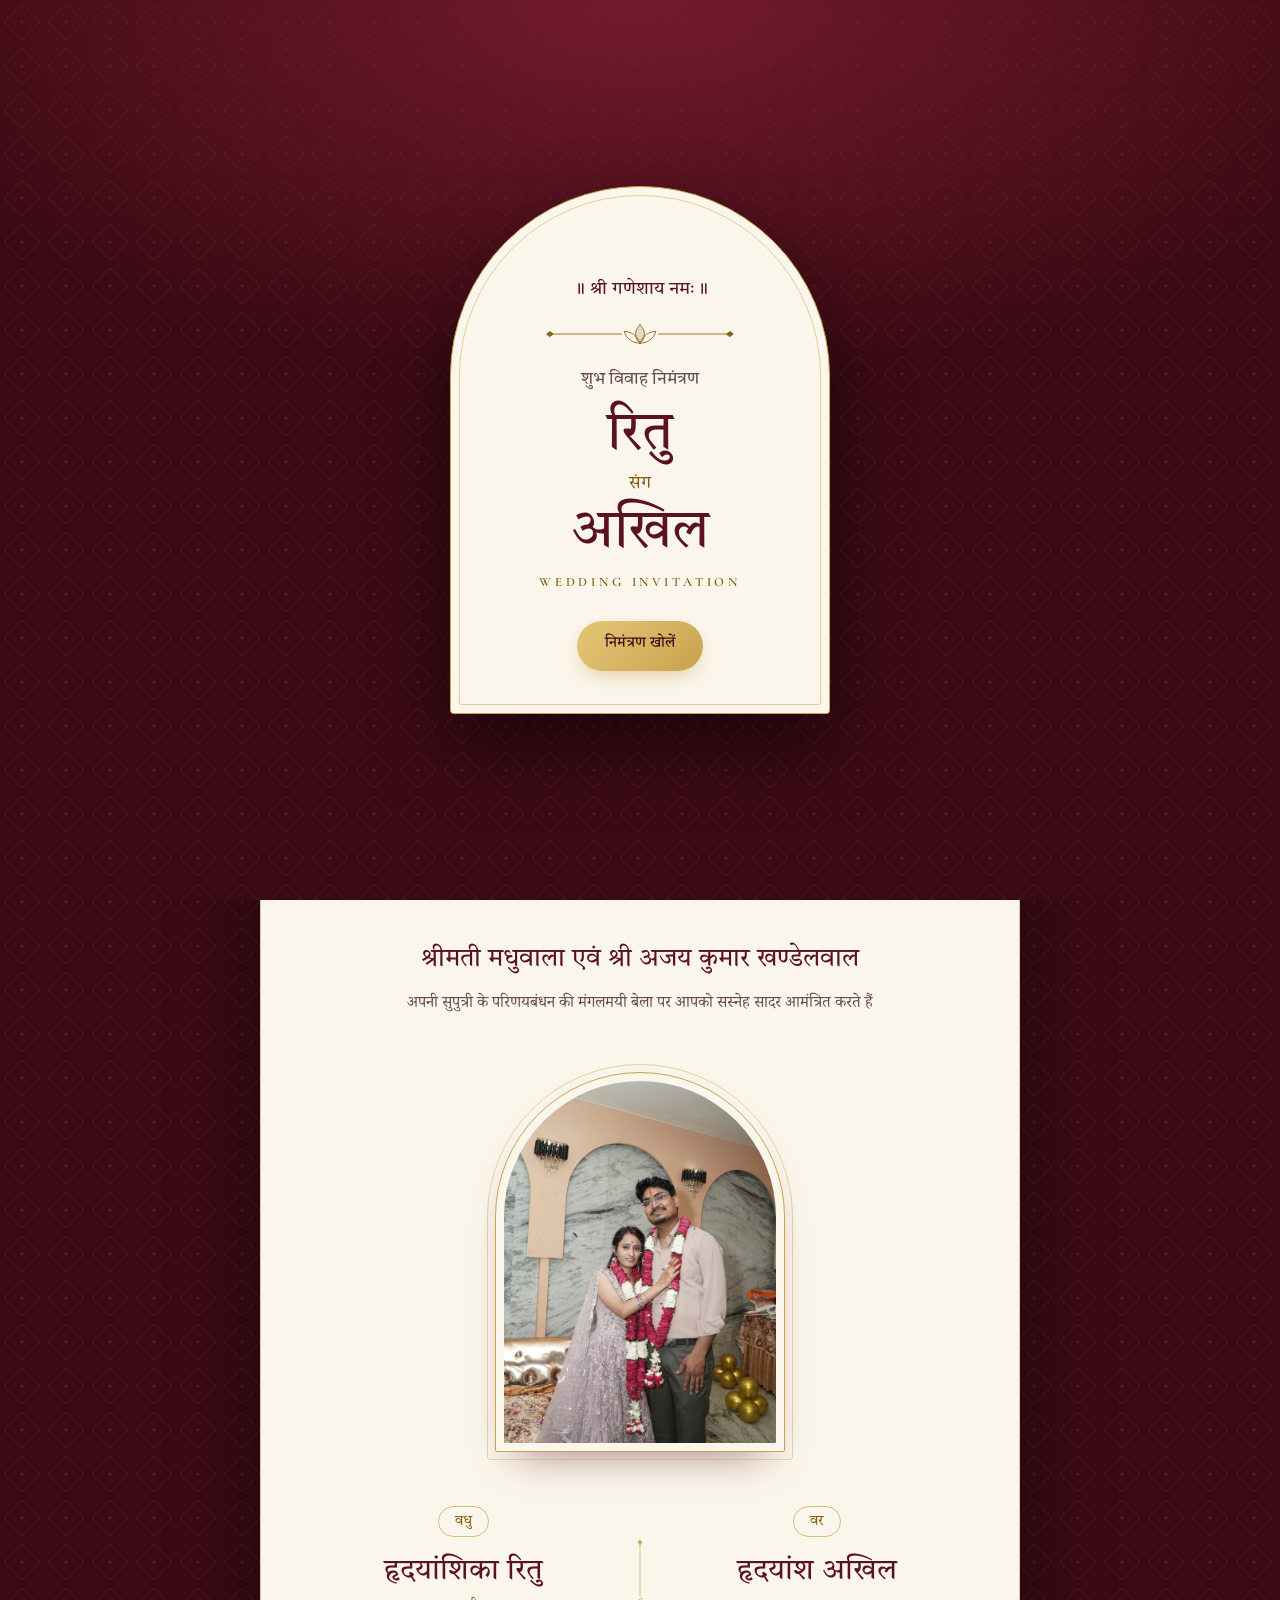
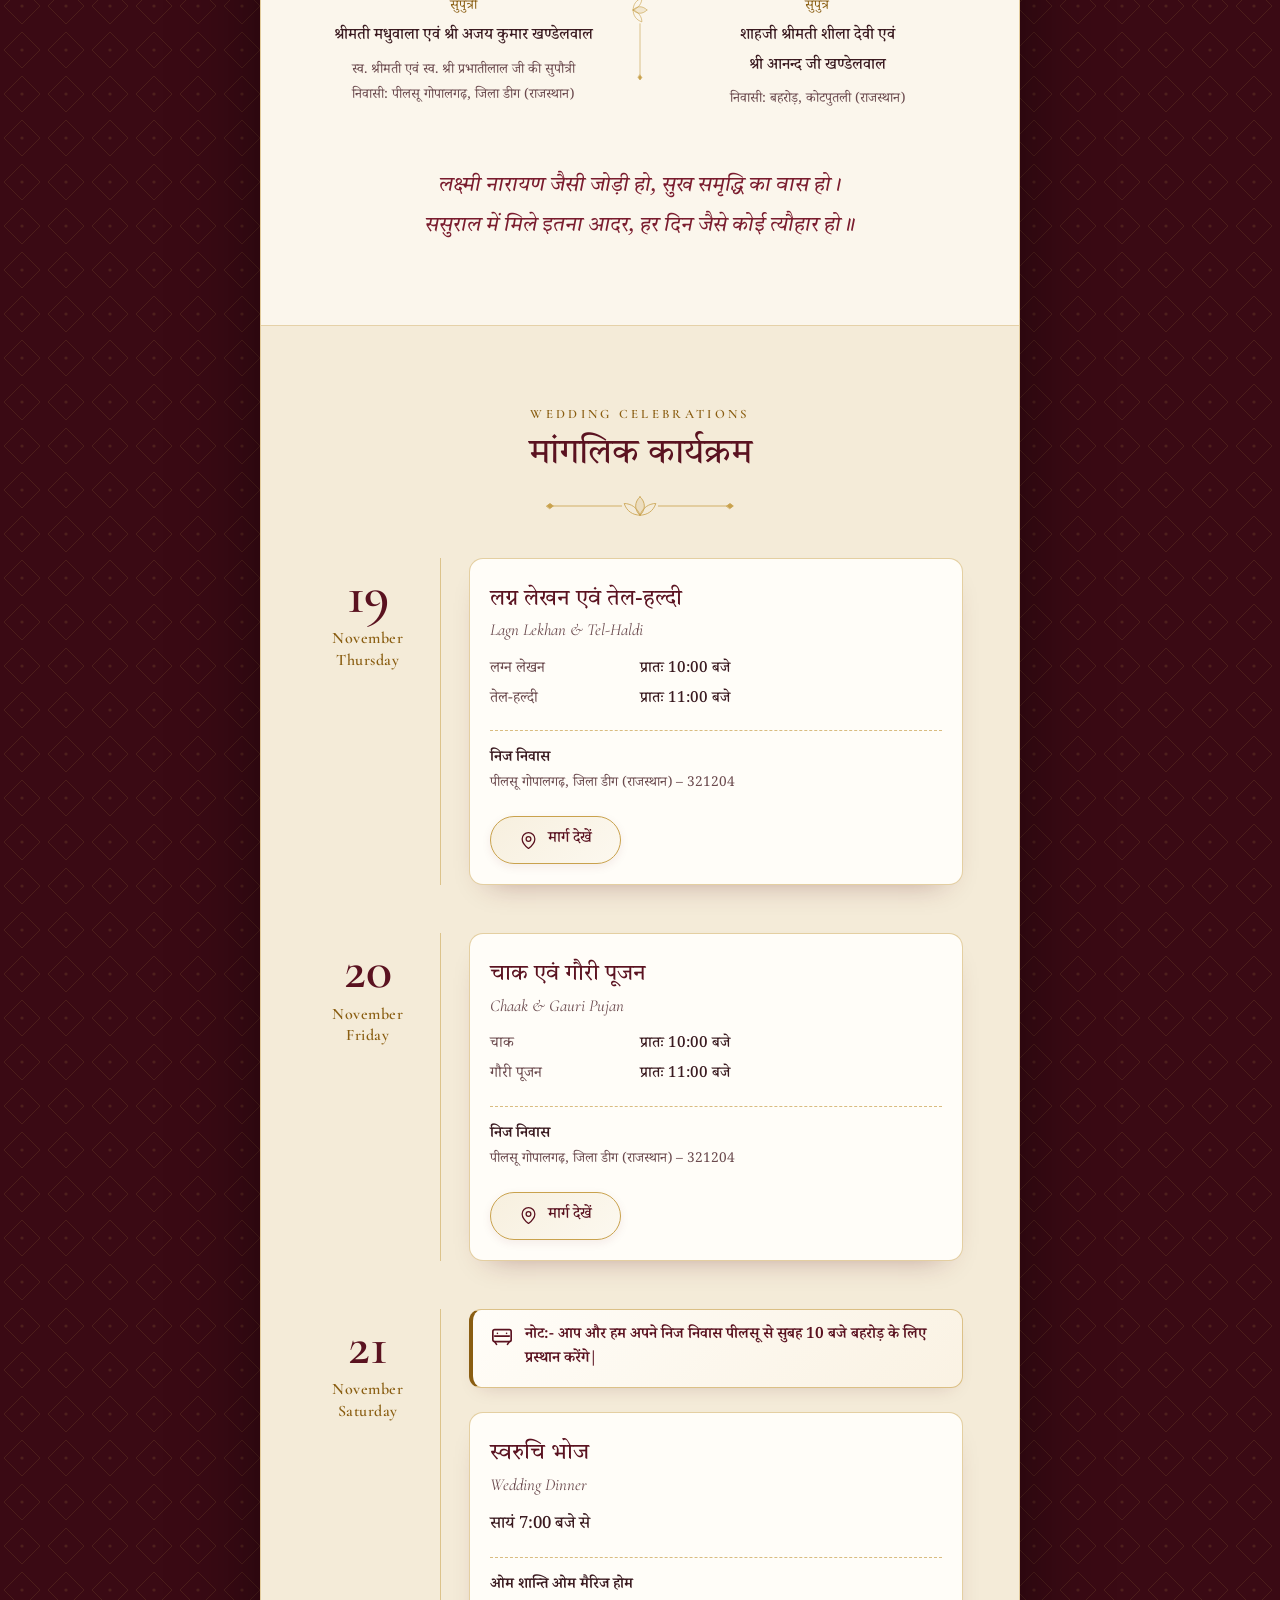
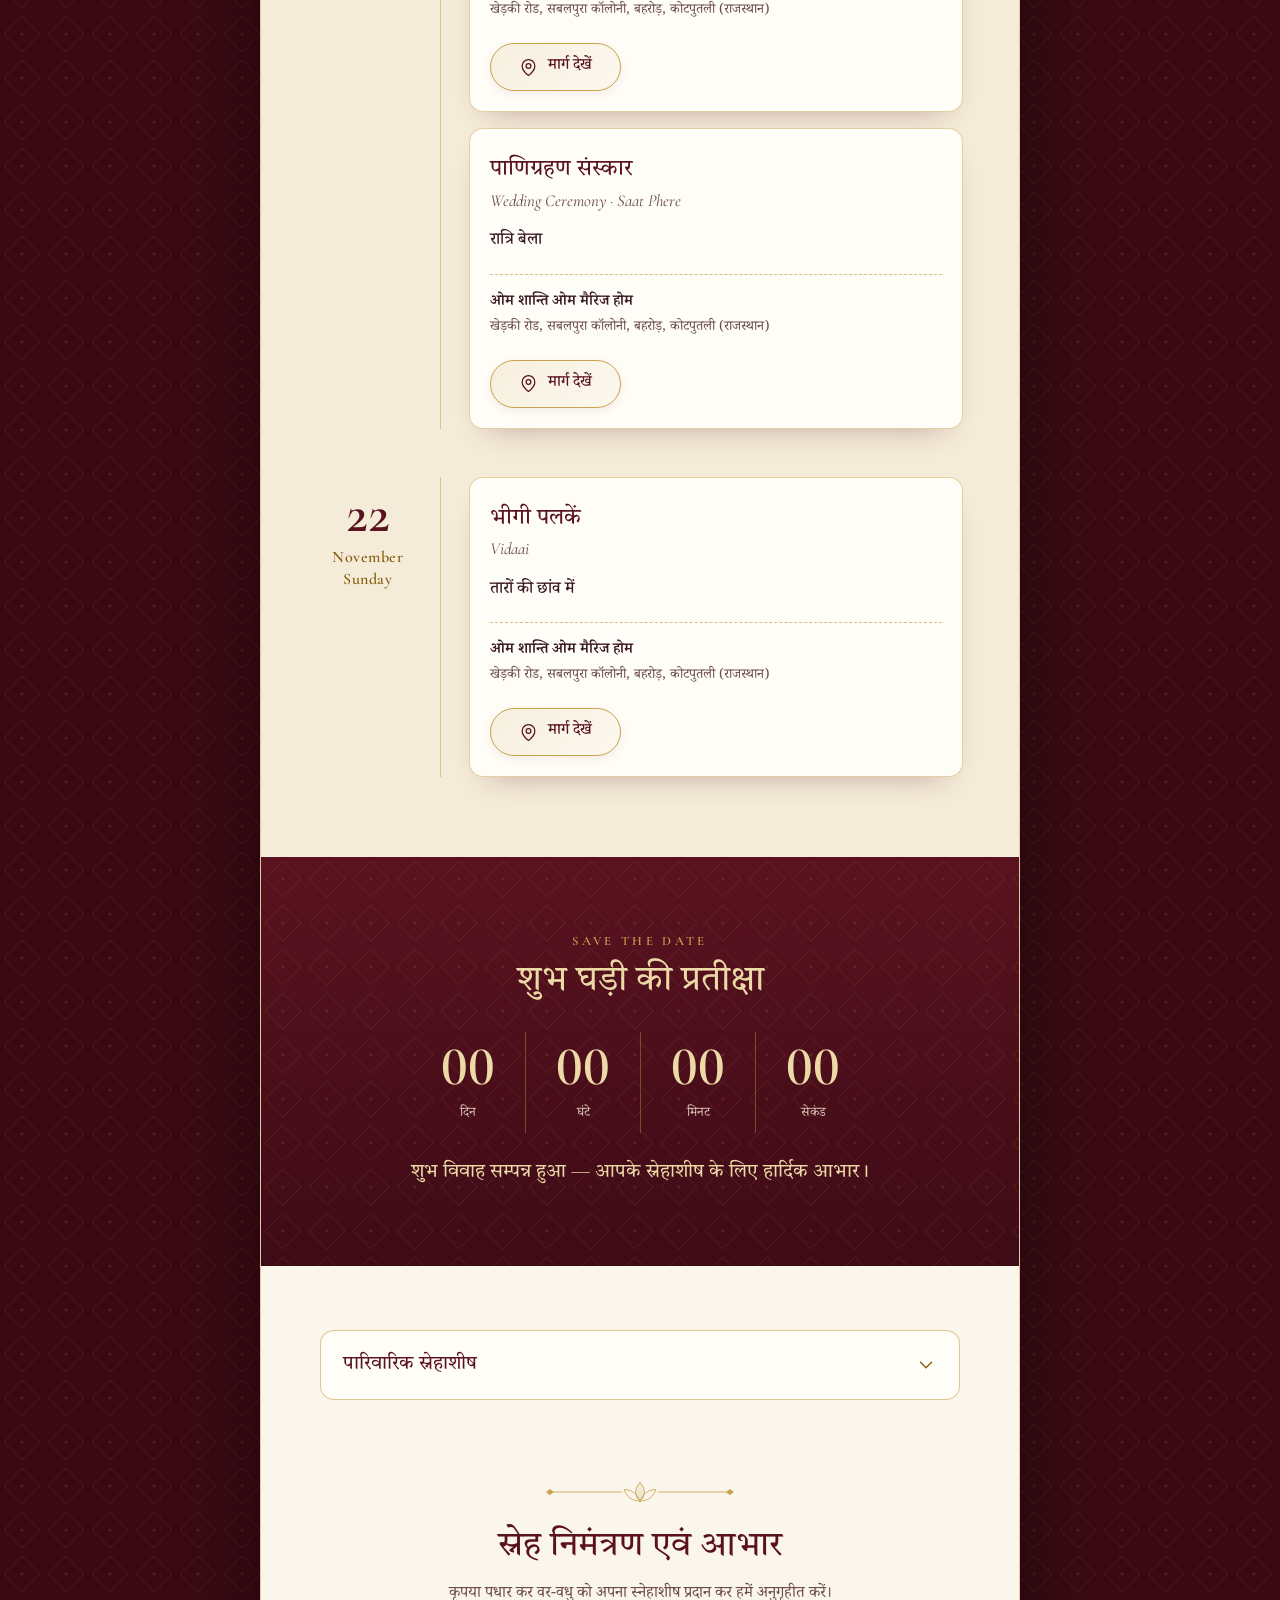
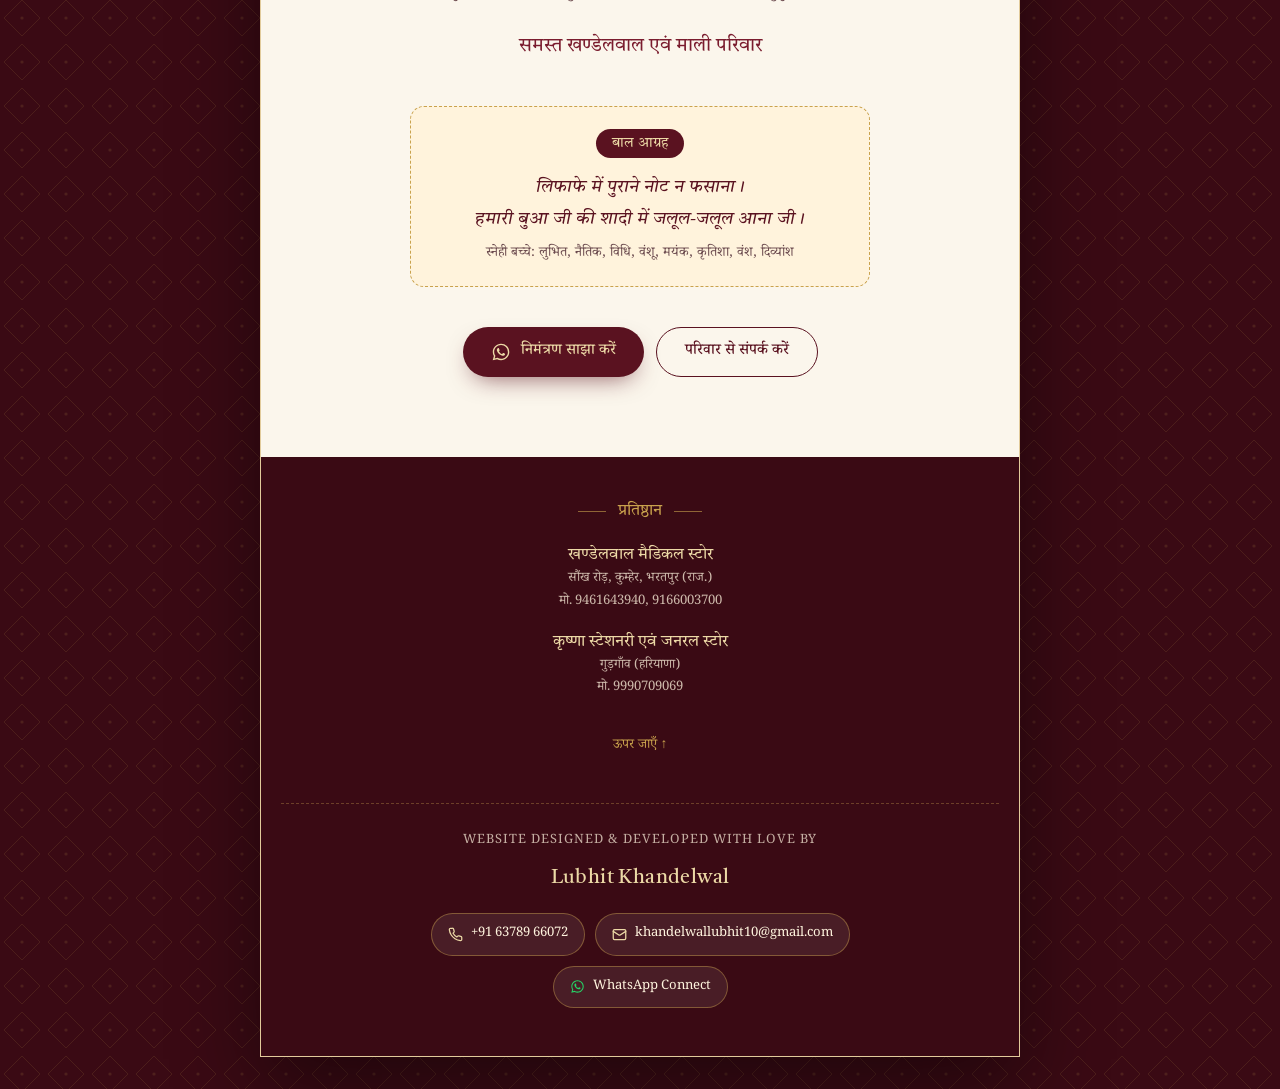
<file: index.html>
<!DOCTYPE html>
<html lang="hi">
<head>
  <meta charset="UTF-8">
  <meta name="viewport" content="width=device-width, initial-scale=1, viewport-fit=cover">

  <title>शुभ विवाह निमंत्रण | रितु संग अखिल</title>
  <meta name="description" content="ठा. श्री बाँकेबिहारी जी की असीम अनुकम्पा से, रितु और अखिल के शुभ विवाह समारोह में आप सस्नेह सादर आमंत्रित हैं।">
  <meta name="author" content="समस्त खण्डेलवाल एवं माली परिवार">
  <meta name="theme-color" content="#5A1220">

  <!-- Link preview (WhatsApp / Facebook). For best results set og:image to an absolute https URL after deploying. -->
  <meta property="og:type" content="website">
  <meta property="og:url" content="https://khandelwalsinvite.github.io/ritu-weds-akhil/">
  <meta property="og:title" content="शुभ विवाह निमंत्रण: रितु संग अखिल">
  <meta property="og:description" content="ठा. श्री बाँकेबिहारी जी की असीम अनुकम्पा से, रितु और अखिल के शुभ विवाह समारोह में आप सस्नेह सादर आमंत्रित हैं।">
  <meta property="og:image" content="https://khandelwalsinvite.github.io/ritu-weds-akhil/assets/images/couple.jpg">
  <meta property="og:image:width" content="682">
  <meta property="og:image:height" content="1024">
  <meta property="og:site_name" content="रितु संग अखिल – शुभ विवाह निमंत्रण">
  <meta name="twitter:card" content="summary_large_image">

  <link rel="icon" type="image/svg+xml" href="assets/icons/favicon.svg">
  <link rel="icon" type="image/png" sizes="64x64" href="assets/icons/favicon.png">
  <link rel="shortcut icon" href="favicon.ico">
  <link rel="apple-touch-icon" href="assets/icons/favicon.png">

  <link rel="preconnect" href="https://fonts.googleapis.com">
  <link rel="preconnect" href="https://fonts.gstatic.com" crossorigin>
  <link href="https://fonts.googleapis.com/css2?family=Cormorant+Garamond:ital,wght@0,400;0,500;0,600;1,400;1,500&family=Noto+Serif+Devanagari:wght@400;500;600&family=Tiro+Devanagari+Hindi:ital@0;1&display=swap" rel="stylesheet">

  <link rel="stylesheet" href="styles.css">
  <script>document.documentElement.classList.add('js');</script>
</head>
<body>

  <!-- Reusable ornaments -->
  <svg width="0" height="0" style="position:absolute" aria-hidden="true" focusable="false">
    <defs>
      <!-- Lotus divider -->
      <symbol id="lotus" viewBox="0 0 240 28">
        <g fill="none" stroke="currentColor" stroke-width="1" stroke-linecap="round">
          <path d="M16 14H98M142 14H224"/>
          <path d="M120 3C113 9 113 19 120 25C127 19 127 9 120 3Z" fill="currentColor" fill-opacity=".18"/>
          <path d="M120 25C111 25 104 20 101 11C109 11 117 16 120 25Z"/>
          <path d="M120 25C129 25 136 20 139 11C131 11 123 16 120 25Z"/>
          <path d="M8 14l4-3 4 3-4 3z M224 14l4-3 4 3-4 3z" fill="currentColor"/>
        </g>
      </symbol>
      <!-- Fan-shaped corner flourish (drawn from the top-left corner) -->
      <symbol id="corner" viewBox="0 0 48 48">
        <g fill="none" stroke="currentColor" stroke-width="1" stroke-linecap="round">
          <path d="M3 13A10 10 0 0 0 13 3"/>
          <path d="M3 24A21 21 0 0 0 24 3"/>
          <path d="M3 35A32 32 0 0 0 35 3"/>
          <circle cx="3" cy="3" r="1.8" fill="currentColor"/>
        </g>
      </symbol>
    </defs>
  </svg>

  <audio id="weddingAudio" loop preload="none"></audio>

  <button id="musicToggleBtn" class="music-toggle" type="button" aria-label="संगीत चलाएँ" hidden>
    <svg class="ico-on" viewBox="0 0 24 24" fill="none" stroke="currentColor" stroke-width="1.6" stroke-linecap="round" stroke-linejoin="round"><path d="M11 5 6 9H2v6h4l5 4V5z"/><path d="M15.5 8.5a5 5 0 0 1 0 7M19 5a10 10 0 0 1 0 14"/></svg>
    <svg class="ico-off" viewBox="0 0 24 24" fill="none" stroke="currentColor" stroke-width="1.6" stroke-linecap="round" stroke-linejoin="round"><path d="M11 5 6 9H2v6h4l5 4V5z"/><path d="m22 9-6 6m0-6 6 6"/></svg>
  </button>

  <!-- Opening screen -->
  <div id="openingOverlay" class="opening" hidden>
    <div class="opening-arch">
      <p class="mantra" data-text="mantra"></p>
      <svg class="divider" aria-hidden="true"><use href="#lotus"/></svg>
      <p class="opening-label">शुभ विवाह निमंत्रण</p>
      <p class="opening-names"><span data-text="brideName"></span> <i>संग</i> <span data-text="groomName"></span></p>
      <p class="opening-en">Wedding Invitation</p>
      <button id="openInvitationBtn" class="btn btn-gold" type="button">निमंत्रण खोलें</button>
    </div>
  </div>

  <main class="sheet" id="mainContent">

    <!-- ============ HERO ============ -->
    <header class="hero" id="top">
      <div class="frame" aria-hidden="true">
        <svg class="corner c-tl"><use href="#corner"/></svg>
        <svg class="corner c-tr"><use href="#corner"/></svg>
        <svg class="corner c-bl"><use href="#corner"/></svg>
        <svg class="corner c-br"><use href="#corner"/></svg>
      </div>

      <div class="hero-inner">
        <p class="mantra" data-text="mantra"></p>
        <p class="blessing" data-text="blessing"></p>
        <svg class="divider" aria-hidden="true"><use href="#lotus"/></svg>

        <p class="hero-label" data-text="heroLabel"></p>
        <h1 class="names">
          <span class="name" data-text="brideName"></span>
          <span class="sang">संग</span>
          <span class="name" data-text="groomName"></span>
        </h1>
        <p class="names-en"><span data-text="brideNameEn"></span> &amp; <span data-text="groomNameEn"></span></p>

        <div class="hero-date">
          <span class="hd-main" data-text="dateHi"></span>
          <span class="hd-en" data-text="dateEn"></span>
        </div>
        <p class="hero-place" data-text="place"></p>
      </div>

      <a class="scroll-cue" href="#invite" aria-label="नीचे देखें">
        <svg viewBox="0 0 24 24" fill="none" stroke="currentColor" stroke-width="1.5" stroke-linecap="round" stroke-linejoin="round"><path d="m6 9 6 6 6-6"/></svg>
      </a>
    </header>

    <!-- ============ INVITATION & FAMILIES ============ -->
    <section class="section invite" id="invite">
      <p class="host" data-text="hostParents"></p>
      <p class="lead" data-text="inviteLine"></p>

      <figure class="arch" id="couplePhotoContainer">
        <img id="couplePhotoImg" src="assets/images/couple.jpg" alt="रितु और अखिल" width="682" height="1024" loading="lazy">
      </figure>

      <div class="pair">
        <article class="person">
          <span class="role">वधु</span>
          <h2 class="person-name" id="brideFull"></h2>
          <p class="rel" id="brideRel"></p>
          <p class="parents" id="brideParents"></p>
          <p class="meta" id="brideGrand"></p>
          <p class="meta" id="brideRes"></p>
        </article>
        <span class="pair-sep" aria-hidden="true"><svg><use href="#lotus"/></svg></span>
        <article class="person">
          <span class="role">वर</span>
          <h2 class="person-name" id="groomFull"></h2>
          <p class="rel" id="groomRel"></p>
          <p class="parents" id="groomParents"></p>
          <p class="meta" id="groomRes"></p>
        </article>
      </div>

      <blockquote class="shloka" id="shloka"></blockquote>
    </section>

    <!-- ============ EVENTS ============ -->
    <section class="section events" id="sectionEvents" aria-labelledby="eventsHeading">
      <header class="section-head">
        <p class="eyebrow">Wedding Celebrations</p>
        <h2 id="eventsHeading">मांगलिक कार्यक्रम</h2>
        <svg class="divider" aria-hidden="true"><use href="#lotus"/></svg>
      </header>

      <div id="eventsContainer" class="days"></div>

      <p id="busNote" class="bus-note" hidden>
        <svg viewBox="0 0 24 24" fill="none" stroke="currentColor" stroke-width="1.5" stroke-linecap="round" stroke-linejoin="round" aria-hidden="true"><rect x="4" y="3" width="16" height="14" rx="2"/><path d="M4 11h16M7 17v3M17 17v3"/><circle cx="8" cy="14" r=".6" fill="currentColor"/><circle cx="16" cy="14" r=".6" fill="currentColor"/></svg>
        <span id="busNoteText"></span>
      </p>
    </section>

    <!-- ============ COUNTDOWN ============ -->
    <section class="countdown" id="sectionCountdown" aria-labelledby="cdHeading">
      <p class="eyebrow">Save the Date</p>
      <h2 id="cdHeading">शुभ घड़ी की प्रतीक्षा</h2>
      <div class="cd-grid" role="timer" aria-live="off">
        <div><b id="cdDays">00</b><span>दिन</span></div>
        <div><b id="cdHours">00</b><span>घंटे</span></div>
        <div><b id="cdMinutes">00</b><span>मिनट</span></div>
        <div><b id="cdSeconds">00</b><span>सेकंड</span></div>
      </div>
      <p id="cdDone" class="cd-done" hidden>शुभ विवाह सम्पन्न हुआ — आपके स्नेहाशीष के लिए हार्दिक आभार।</p>
    </section>

    <!-- ============ FAMILY GREETINGS ============ -->
    <section class="section greetings" id="sectionGreetings" hidden>
      <details id="greetDetails">
        <summary>
          <span>पारिवारिक स्नेहाशीष</span>
          <svg viewBox="0 0 24 24" fill="none" stroke="currentColor" stroke-width="1.5" stroke-linecap="round" stroke-linejoin="round" aria-hidden="true"><path d="m6 9 6 6 6-6"/></svg>
        </summary>
        <div id="greetBody" class="greet-body"></div>
      </details>
    </section>

    <!-- ============ CLOSING ============ -->
    <section class="section closing">
      <svg class="divider" aria-hidden="true"><use href="#lotus"/></svg>
      <h2 id="closingHeading"></h2>
      <p class="closing-text" id="closingMessage"></p>
      <p class="signoff" id="familySignoff"></p>

      <div id="balAagrah" class="bal" hidden>
        <span class="bal-label">बाल आग्रह</span>
        <p class="bal-quote" id="balQuote"></p>
        <p class="bal-kids" id="balKids"></p>
      </div>

      <div class="actions">
        <button id="btnShareWhatsapp" class="btn btn-maroon" type="button">
          <svg viewBox="0 0 24 24" fill="currentColor" aria-hidden="true"><path d="M12.04 2C6.58 2 2.13 6.45 2.13 11.91c0 1.75.46 3.45 1.32 4.95L2.05 22l5.25-1.38a9.9 9.9 0 0 0 4.74 1.21c5.46 0 9.91-4.45 9.91-9.91 0-2.65-1.03-5.14-2.9-7.01A9.82 9.82 0 0 0 12.04 2Zm0 18.15c-1.48 0-2.93-.39-4.19-1.14l-.3-.18-3.12.82.83-3.04-.2-.32a8.2 8.2 0 0 1-1.26-4.38c0-4.54 3.7-8.24 8.25-8.24 2.2 0 4.26.86 5.82 2.42a8.18 8.18 0 0 1 2.41 5.83c0 4.54-3.7 8.23-8.24 8.23Zm4.52-6.16c-.25-.12-1.47-.72-1.7-.8-.22-.09-.39-.13-.55.12-.17.25-.64.8-.79.97-.14.17-.29.19-.54.06-.25-.12-1.05-.39-2-1.24-.74-.66-1.24-1.47-1.38-1.72-.15-.25-.02-.38.11-.51.11-.11.25-.29.37-.44.13-.14.17-.25.25-.41.08-.17.04-.31-.02-.44-.06-.12-.55-1.33-.76-1.82-.2-.48-.4-.41-.55-.42h-.47c-.17 0-.44.06-.67.31-.23.25-.86.85-.86 2.05s.88 2.36 1 2.53c.13.17 1.72 2.62 4.16 3.67.58.25 1.03.4 1.38.51.58.19 1.11.16 1.53.1.47-.07 1.43-.59 1.64-1.17.2-.58.2-1.08.14-1.18-.06-.1-.22-.16-.3-.2Z"/></svg>
          <span>निमंत्रण साझा करें</span>
        </button>
        <a id="btnContact" class="btn btn-outline" href="#" target="_blank" rel="noopener noreferrer">परिवार से संपर्क करें</a>
      </div>
    </section>

    <footer class="footer">
      <div id="firms" class="firms"></div>
      <button id="btnBackToTop" class="to-top" type="button">ऊपर जाएँ ↑</button>

      <div id="developerCredit" class="dev-credit">
        <p class="dev-tagline" id="devTagline">Website Designed &amp; Developed with love by</p>
        <h3 class="dev-name" id="devName">Lubhit Khandelwal</h3>
        <div class="dev-links">
          <a id="devPhone" class="dev-link" href="#" target="_blank" rel="noopener noreferrer">
            <svg viewBox="0 0 24 24" fill="none" stroke="currentColor" stroke-width="2" stroke-linecap="round" stroke-linejoin="round" aria-hidden="true"><path d="M22 16.92v3a2 2 0 0 1-2.18 2 19.79 19.79 0 0 1-8.63-3.07 19.5 19.5 0 0 1-6-6 19.79 19.79 0 0 1-3.07-8.67A2 2 0 0 1 4.11 2h3a2 2 0 0 1 2 1.72 12.84 12.84 0 0 0 .7 2.81 2 2 0 0 1-.45 2.11L8.09 9.91a16 16 0 0 0 6 6l1.27-1.27a2 2 0 0 1 2.11-.45 12.84 12.84 0 0 0 2.81.7A2 2 0 0 1 22 16.92z"/></svg>
            <span id="devPhoneText">+91 63789 66072</span>
          </a>
          <a id="devEmail" class="dev-link" href="mailto:khandelwallubhit10@gmail.com">
            <svg viewBox="0 0 24 24" fill="none" stroke="currentColor" stroke-width="2" stroke-linecap="round" stroke-linejoin="round" aria-hidden="true"><rect width="20" height="16" x="2" y="4" rx="2"/><path d="m22 7-8.97 5.7a1.94 1.94 0 0 1-2.06 0L2 7"/></svg>
            <span id="devEmailText">khandelwallubhit10@gmail.com</span>
          </a>
          <a id="devWhatsapp" class="dev-link dev-link-wa" href="#" target="_blank" rel="noopener noreferrer">
            <svg viewBox="0 0 24 24" fill="currentColor" aria-hidden="true"><path d="M12.04 2C6.58 2 2.13 6.45 2.13 11.91c0 1.75.46 3.45 1.32 4.95L2.05 22l5.25-1.38a9.9 9.9 0 0 0 4.74 1.21c5.46 0 9.91-4.45 9.91-9.91 0-2.65-1.03-5.14-2.9-7.01A9.82 9.82 0 0 0 12.04 2Zm0 18.15c-1.48 0-2.93-.39-4.19-1.14l-.3-.18-3.12.82.83-3.04-.2-.32a8.2 8.2 0 0 1-1.26-4.38c0-4.54 3.7-8.24 8.25-8.24 2.2 0 4.26.86 5.82 2.42a8.18 8.18 0 0 1 2.41 5.83c0 4.54-3.7 8.23-8.24 8.23Zm4.52-6.16c-.25-.12-1.47-.72-1.7-.8-.22-.09-.39-.13-.55.12-.17.25-.64.8-.79.97-.14.17-.29.19-.54.06-.25-.12-1.05-.39-2-1.24-.74-.66-1.24-1.47-1.38-1.72-.15-.25-.02-.38.11-.51.11-.11.25-.29.37-.44.13-.14.17-.25.25-.41.08-.17.04-.31-.02-.44-.06-.12-.55-1.33-.76-1.82-.2-.48-.4-.41-.55-.42h-.47c-.17 0-.44.06-.67.31-.23.25-.86.85-.86 2.05s.88 2.36 1 2.53c.13.17 1.72 2.62 4.16 3.67.58.25 1.03.4 1.38.51.58.19 1.11.16 1.53.1.47-.07 1.43-.59 1.64-1.17.2-.58.2-1.08.14-1.18-.06-.1-.22-.16-.3-.2Z"/></svg>
            <span>WhatsApp Connect</span>
          </a>
        </div>
      </div>
    </footer>
  </main>

  <script src="config.js"></script>
  <script src="script.js"></script>
</body>
</html>
</file>
<file: styles.css>
/* ==========================================================================
   शुभ विवाह निमंत्रण — Traditional Indian wedding invitation
   Palette: deep maroon · antique gold · warm ivory
   Type:    Tiro Devanagari Hindi (display) · Noto Serif Devanagari (text)
            Cormorant Garamond (English captions)
   Mobile-first; scales up at 640px and 800px.
   ========================================================================== */

:root {
  --maroon: #5a1220;
  --maroon-2: #7a1c2e;
  --maroon-deep: #3a0a14;
  --gold: #c9a24d;
  --gold-light: #ecd9a6;
  --gold-dark: #8a5e12;
  --ivory: #fbf6ec;
  --ivory-2: #f4ebd8;
  --paper: #fffdf8;
  --ink: #3a1a20;
  --muted: #6b4a4e;

  --f-display: "Tiro Devanagari Hindi", "Noto Serif Devanagari", "Mukta", serif;
  --f-body: "Noto Serif Devanagari", "Tiro Devanagari Hindi", Georgia, serif;
  --f-en: "Cormorant Garamond", Georgia, "Times New Roman", serif;

  --lattice: url("data:image/svg+xml,%3Csvg xmlns='http://www.w3.org/2000/svg' width='44' height='44' viewBox='0 0 44 44'%3E%3Cpath d='M22 4l18 18-18 18L4 22z' fill='none' stroke='%23c9a24d' stroke-opacity='.13'/%3E%3Ccircle cx='22' cy='22' r='1.6' fill='%23c9a24d' fill-opacity='.14'/%3E%3C/svg%3E");
}

/* ---------- Base ---------- */
*, *::before, *::after { box-sizing: border-box; margin: 0; padding: 0; }
[hidden] { display: none !important; }

html {
  -webkit-text-size-adjust: 100%;
  scroll-behavior: smooth;
  background: var(--maroon-deep);
}
@media (prefers-reduced-motion: reduce) { html { scroll-behavior: auto; } }

body {
  font-family: var(--f-body);
  font-size: 1rem;
  line-height: 1.85;
  color: var(--ink);
  background: var(--maroon-deep) var(--lattice);
  -webkit-font-smoothing: antialiased;
  overflow-x: hidden;
}

img, svg { display: block; max-width: 100%; }
a { color: inherit; text-decoration: none; }
button { font: inherit; color: inherit; background: none; border: 0; cursor: pointer; }
:focus-visible { outline: 2px solid var(--gold); outline-offset: 3px; }

h1, h2, h3 { font-weight: 400; text-wrap: balance; }
p { text-wrap: pretty; overflow-wrap: break-word; }

/* ---------- Sheet (the invitation card) ---------- */
.sheet {
  position: relative;
  max-width: 760px;
  margin: 0 auto;
  background: var(--ivory);
  overflow: hidden;
}
@media (min-width: 800px) {
  body { padding: 32px 0; }
  .sheet { box-shadow: 0 30px 80px rgba(0, 0, 0, 0.45); border: 1px solid rgba(201, 162, 77, 0.5); }
}

/* ---------- Shared pieces ---------- */
.divider { width: 200px; height: 24px; margin: 0 auto; color: var(--gold); }
.eyebrow {
  font-family: var(--f-en);
  font-size: 0.8rem;
  font-weight: 600;
  letter-spacing: 0.26em;
  text-transform: uppercase;
  color: var(--gold-dark);
  line-height: 1.4;
}
.section { padding: clamp(52px, 10vw, 80px) clamp(20px, 6vw, 56px); text-align: center; }
.section-head { margin-bottom: 40px; }
.section-head h2, .countdown h2 {
  font-family: var(--f-display);
  font-size: clamp(1.7rem, 6.5vw, 2.2rem);
  line-height: 1.4;
  color: var(--maroon);
  margin: 6px 0 14px;
}

.btn {
  display: inline-flex; align-items: center; justify-content: center; gap: 10px;
  min-height: 50px; padding: 0 28px;
  border-radius: 999px;
  font-size: 0.95rem; font-weight: 500; line-height: 1.2;
  transition: background 0.25s, color 0.25s, transform 0.25s, box-shadow 0.25s;
}
.btn svg { width: 20px; height: 20px; flex: none; }
.btn:hover { transform: translateY(-2px); }
.btn-gold { background: linear-gradient(135deg, #e3c777, #c9a24d); color: var(--maroon-deep); box-shadow: 0 8px 22px -8px rgba(201, 162, 77, 0.7); }
.btn-maroon { background: var(--maroon); color: var(--gold-light); box-shadow: 0 10px 24px -10px rgba(90, 18, 32, 0.7); }
.btn-maroon:hover { background: var(--maroon-2); }
.btn-outline { border: 1px solid var(--maroon); color: var(--maroon); }
.btn-outline:hover { background: var(--maroon); color: var(--gold-light); }

/* ---------- Music toggle ---------- */
.music-toggle {
  position: fixed; z-index: 60;
  top: calc(58px + env(safe-area-inset-top, 0px));
  right: calc(20px + env(safe-area-inset-right, 0px));
  width: 42px; height: 42px; border-radius: 50%;
  display: grid; place-items: center;
  background: rgba(58, 10, 20, 0.92);
  color: var(--gold-light);
  border: 1px solid rgba(201, 162, 77, 0.7);
  box-shadow: 0 6px 18px rgba(0, 0, 0, 0.3);
  transition: transform 0.25s;
}
.music-toggle:hover { transform: scale(1.06); }
.music-toggle svg { width: 20px; height: 20px; grid-area: 1 / 1; }
.music-toggle .ico-on { display: none; }
.music-toggle.playing .ico-on { display: block; }
.music-toggle.playing .ico-off { display: none; }
.music-toggle.playing { animation: ring 2.6s ease-out infinite; }
@keyframes ring {
  0% { box-shadow: 0 0 0 0 rgba(201, 162, 77, 0.55); }
  100% { box-shadow: 0 0 0 14px rgba(201, 162, 77, 0); }
}

/* ---------- Opening screen ---------- */
.opening {
  position: fixed; inset: 0; z-index: 100;
  display: grid; place-items: center;
  padding: 24px;
  background:
    radial-gradient(90% 60% at 50% 0%, rgba(122, 28, 46, 0.9), transparent 70%),
    var(--lattice),
    var(--maroon-deep);
  transition: opacity 0.8s ease, visibility 0.8s;
}
.opening.revealed { opacity: 0; visibility: hidden; pointer-events: none; }
.opening-arch {
  position: relative;
  width: min(88vw, 380px);
  padding: 86px 28px 42px;
  text-align: center;
  background: var(--ivory);
  border: 1px solid var(--gold);
  border-radius: 999px 999px 18px 18px;
  box-shadow: 0 30px 70px rgba(0, 0, 0, 0.5);
  transition: transform 0.8s ease;
}
.opening.revealed .opening-arch { transform: scale(0.94); }
.opening-arch::before {
  content: ""; position: absolute; inset: 8px;
  border: 1px solid rgba(201, 162, 77, 0.5);
  border-radius: 999px 999px 12px 12px;
  pointer-events: none;
}
.opening .mantra { font-family: var(--f-display); font-size: 1.15rem; color: var(--maroon); }
.opening .divider { color: var(--gold-dark); margin: 14px auto 18px; }
.opening-label { font-family: var(--f-display); font-size: 1.05rem; color: var(--muted); }
.opening-names {
  display: flex; flex-direction: column; align-items: center;
  font-family: var(--f-display); font-size: clamp(2.6rem, 13vw, 3.4rem);
  line-height: 1.25; color: var(--maroon); margin: 6px 0 4px;
}
.opening-names i { font-size: 1.05rem; font-style: normal; color: var(--gold-dark); line-height: 1.8; }
.opening-en {
  font-family: var(--f-en); font-size: 0.8rem; font-weight: 600;
  letter-spacing: 0.3em; text-transform: uppercase; color: var(--gold-dark);
  margin-bottom: 26px;
}

/* ---------- Hero ---------- */
.hero {
  position: relative;
  display: flex; flex-direction: column; justify-content: center;
  min-height: 100vh; min-height: 100svh;
  padding: calc(72px + env(safe-area-inset-top, 0px)) 30px 96px;
  text-align: center;
  color: #fff4de;
  background:
    radial-gradient(120% 70% at 50% 0%, #7a1c2e 0%, rgba(90, 18, 32, 0) 70%),
    var(--lattice),
    linear-gradient(180deg, #5a1220, #3e0b16);
}
@media (min-width: 800px) { .hero { min-height: 820px; } }

.frame { position: absolute; inset: 12px; border: 1px solid rgba(201, 162, 77, 0.55); pointer-events: none; }
.corner { position: absolute; width: 48px; height: 48px; color: var(--gold); }
.c-tl { top: -4px; left: -4px; }
.c-tr { top: -4px; right: -4px; transform: scaleX(-1); }
.c-bl { bottom: -4px; left: -4px; transform: scaleY(-1); }
.c-br { bottom: -4px; right: -4px; transform: scale(-1, -1); }

.hero-inner { position: relative; max-width: 460px; margin: 0 auto; }
.hero .mantra { font-family: var(--f-display); font-size: clamp(1.1rem, 4vw, 1.3rem); color: var(--gold-light); margin-bottom: 8px; }
.hero .blessing { font-size: 0.95rem; line-height: 1.8; color: rgba(255, 244, 222, 0.85); max-width: 28em; margin: 0 auto; }
.hero .divider { margin: 24px auto 26px; }
.hero-label { font-family: var(--f-display); font-size: 1.1rem; color: var(--gold); }

.names { display: flex; flex-direction: column; align-items: center; margin: 4px 0 0; }
.name {
  font-family: var(--f-display);
  font-size: clamp(3.8rem, 18vw, 6.2rem);
  line-height: 1.2;
  color: #f6e8bf;
  text-shadow: 0 2px 24px rgba(0, 0, 0, 0.35);
}
.sang {
  display: flex; align-items: center; gap: 14px;
  font-family: var(--f-display); font-size: 1.15rem; color: var(--gold); line-height: 1.6;
}
.sang::before, .sang::after { content: ""; width: 38px; height: 1px; background: linear-gradient(90deg, transparent, var(--gold)); }
.sang::after { transform: scaleX(-1); }
.names-en {
  font-family: var(--f-en); font-style: italic; font-size: 1.35rem; letter-spacing: 0.06em;
  color: rgba(255, 244, 222, 0.8); margin-top: 6px; line-height: 1.4;
}

.hero-date {
  width: min(100%, 320px); margin: 30px auto 0; padding: 14px 0;
  border-top: 1px solid rgba(201, 162, 77, 0.55); border-bottom: 1px solid rgba(201, 162, 77, 0.55);
}
.hd-main { display: block; font-family: var(--f-display); font-size: clamp(1.35rem, 5vw, 1.6rem); color: var(--gold-light); line-height: 1.5; }
.hd-en { display: block; font-family: var(--f-en); font-size: 0.95rem; letter-spacing: 0.16em; text-transform: uppercase; color: rgba(255, 244, 222, 0.75); }
.hero-place { margin-top: 18px; font-size: 0.9rem; color: rgba(255, 244, 222, 0.85); }

.scroll-cue {
  position: absolute; left: 50%; bottom: 30px; transform: translateX(-50%);
  width: 36px; height: 36px; color: var(--gold);
  animation: nudge 2.4s ease-in-out infinite;
}
.scroll-cue svg { width: 100%; height: 100%; }
@keyframes nudge { 0%, 100% { transform: translate(-50%, 0); } 50% { transform: translate(-50%, 7px); } }

/* ---------- Invitation & families ---------- */
.host { font-family: var(--f-display); font-size: clamp(1.25rem, 5vw, 1.55rem); line-height: 1.6; color: var(--maroon); max-width: 22em; margin: 0 auto 10px; }
.lead { color: var(--muted); max-width: 30em; margin: 0 auto; }

.arch {
  position: relative;
  width: min(76%, 290px);
  margin: 52px auto 54px;
  padding: 8px;
  border: 1px solid var(--gold);
  border-radius: 999px 999px 14px 14px;
  background: var(--ivory);
  box-shadow: 0 22px 44px -22px rgba(90, 18, 32, 0.55);
}
.arch::before {
  content: ""; position: absolute; inset: -9px;
  border: 1px solid rgba(201, 162, 77, 0.45);
  border-radius: 999px 999px 22px 22px;
  pointer-events: none;
}
.arch img { width: 100%; height: auto; aspect-ratio: 3 / 4; object-fit: cover; object-position: 50% 60%; border-radius: 999px 999px 8px 8px; }

.pair { display: grid; gap: 8px; max-width: 640px; margin: 0 auto; }
.pair-sep { position: relative; height: 40px; }
.pair-sep svg { position: absolute; max-width: none; left: 50%; top: 50%; width: 180px; height: 22px; transform: translate(-50%, -50%); color: var(--gold); }
.person .role {
  display: inline-block; padding: 1px 16px 0;
  border: 1px solid rgba(201, 162, 77, 0.7); border-radius: 999px;
  font-family: var(--f-display); font-size: 0.9rem; color: var(--gold-dark); line-height: 1.9;
}
.person-name { font-family: var(--f-display); font-size: clamp(1.5rem, 6vw, 1.8rem); line-height: 1.5; color: var(--maroon); margin: 12px 0 2px; }
.person .rel { font-size: 0.85rem; color: var(--gold-dark); }
.person .parents { font-weight: 500; margin: 2px auto 8px; max-width: 22em; text-wrap: balance; }
.person .meta { font-size: 0.85rem; color: var(--muted); line-height: 1.7; max-width: 20em; margin: 0 auto 2px; }

@media (min-width: 640px) {
  .pair { grid-template-columns: 1fr 28px 1fr; gap: 20px; }
  .pair-sep { height: auto; }
  .pair-sep svg { width: 150px; transform: translate(-50%, -50%) rotate(90deg); }
}

.shloka {
  max-width: 24em; margin: 52px auto 0;
  font-family: var(--f-display); font-style: italic;
  font-size: clamp(1.1rem, 4.4vw, 1.3rem); line-height: 1.9;
  color: var(--maroon-2);
}
.ln { display: block; text-wrap: balance; }

/* ---------- Events ---------- */
.events { background: var(--ivory-2); border-top: 1px solid rgba(201, 162, 77, 0.35); }
.days { display: grid; gap: 40px; max-width: 680px; margin: 0 auto; text-align: center; }
.day-cards { display: grid; gap: 16px; }

.day-date { display: flex; align-items: center; justify-content: center; gap: 14px; margin-bottom: 18px; }
.day-date::before, .day-date::after { content: ""; flex: 1; height: 1px; background: linear-gradient(90deg, transparent, var(--gold)); }
.day-date::after { transform: scaleX(-1); }
.dd-num { font-family: var(--f-en); font-weight: 600; font-size: 2.8rem; line-height: 1; color: var(--maroon); letter-spacing: -0.5px; }
.dg { font-family: var(--f-body); font-weight: 500; }
.dd-meta { font-family: var(--f-en); font-size: 1rem; color: var(--gold-dark); line-height: 1.35; text-align: left; font-weight: 600; letter-spacing: 0.5px; }

.event {
  padding: 24px 20px 20px;
  background: var(--paper);
  border: 1px solid rgba(201, 162, 77, 0.5);
  border-radius: 14px;
  box-shadow: 0 14px 30px -20px rgba(90, 18, 32, 0.45);
}
.event h3 { font-family: var(--f-display); font-size: clamp(1.25rem, 5vw, 1.4rem); line-height: 1.5; color: var(--maroon); }
.event .en { font-family: var(--f-en); font-style: italic; font-size: 1.05rem; color: var(--muted); line-height: 1.4; margin-top: 2px; }

.times { margin: 14px auto 0; display: grid; gap: 2px; max-width: 18em; }
.time-row { display: flex; justify-content: space-between; gap: 18px; font-size: 0.95rem; }
.time-row span:first-child { color: var(--muted); }
.time-row span:last-child { font-weight: 500; }
.times.single .time-row { justify-content: center; }
.times.single .time-row span:last-child { font-size: 1.05rem; color: var(--ink); }

.venue { margin-top: 16px; padding-top: 14px; border-top: 1px dashed rgba(201, 162, 77, 0.7); }
.venue strong { display: block; font-weight: 600; font-size: 0.95rem; }
.venue p { font-size: 0.85rem; color: var(--muted); line-height: 1.7; }

.event-actions { display: flex; flex-wrap: wrap; justify-content: center; gap: 10px; margin-top: 20px; }
.chip {
  display: inline-flex; align-items: center; justify-content: center; gap: 10px;
  padding: 12px 28px; min-height: 48px;
  border: 1.5px solid var(--gold); border-radius: 999px;
  background: linear-gradient(135deg, rgba(201, 162, 77, 0.15) 0%, rgba(201, 162, 77, 0.05) 100%);
  font-size: 0.98rem; font-weight: 500; line-height: 1.3; color: var(--maroon);
  box-shadow: 0 3px 10px rgba(114, 20, 34, 0.08);
  transition: all 0.25s ease;
}
.chip svg { width: 19px; height: 19px; flex-shrink: 0; color: var(--maroon); transition: color 0.25s, transform 0.25s; }
.chip:hover {
  background: var(--maroon); border-color: var(--maroon); color: var(--gold-light);
  transform: translateY(-2px); box-shadow: 0 6px 16px rgba(114, 20, 34, 0.24);
}
.chip:hover svg { color: var(--gold-light); transform: scale(1.1); }
.bus-note {
  display: flex; align-items: center; justify-content: center; gap: 10px;
  max-width: 520px; margin: 36px auto 0; padding: 12px 18px;
  background: var(--paper); border: 1px solid rgba(201, 162, 77, 0.5); border-radius: 12px;
  font-size: 0.9rem; color: var(--maroon); text-align: left; line-height: 1.7;
}
.bus-note svg { width: 22px; height: 22px; flex: none; color: var(--gold-dark); }

@media (min-width: 720px) {
  .days { gap: 48px; }
  .day { display: grid; grid-template-columns: 124px 1fr; gap: 28px; text-align: left; }
  .day-date { flex-direction: column; justify-content: flex-start; gap: 6px; margin: 0; padding-top: 10px; position: relative; }
  .day-date::before, .day-date::after { display: none; }
  .dd-num { font-size: 3.4rem; }
  .dd-meta { text-align: center; }
  .day-date { border-right: 1px solid rgba(201, 162, 77, 0.55); padding-right: 22px; margin-right: 0; }
  .event { text-align: left; }
  .times { margin-left: 0; max-width: 15em; }
  .times.single .time-row { justify-content: flex-start; }
  .event-actions { justify-content: flex-start; }
}

/* ---------- Countdown ---------- */
.countdown {
  padding: clamp(52px, 10vw, 76px) 20px;
  text-align: center; color: #fff4de;
  background: var(--lattice), linear-gradient(180deg, #5a1220, #3e0b16);
}
.countdown .eyebrow { color: var(--gold); }
.countdown h2 { color: var(--gold-light); }
.cd-grid { display: grid; grid-template-columns: repeat(4, 1fr); max-width: 460px; margin: 26px auto 0; }
.cd-grid > div { padding: 4px 4px; border-left: 1px solid rgba(201, 162, 77, 0.4); }
.cd-grid > div:first-child { border-left: 0; }
.cd-grid b {
  display: block; font-family: var(--f-en); font-weight: 600;
  font-size: clamp(2.3rem, 11vw, 3.4rem); line-height: 1.15;
  color: var(--gold-light); font-variant-numeric: lining-nums tabular-nums;
}
.cd-grid span { font-size: 0.82rem; color: rgba(255, 244, 222, 0.8); }
.cd-done { margin: 22px auto 0; max-width: 24em; font-family: var(--f-display); font-size: 1.2rem; color: var(--gold-light); }

/* ---------- Family greetings ---------- */
.greetings { padding-top: clamp(40px, 8vw, 64px); padding-bottom: 0; }
.greetings details { max-width: 640px; margin: 0 auto; border: 1px solid rgba(201, 162, 77, 0.6); border-radius: 14px; background: var(--paper); }
.greetings summary {
  display: flex; align-items: center; justify-content: space-between; gap: 12px;
  padding: 16px 22px; cursor: pointer; list-style: none;
  font-family: var(--f-display); font-size: 1.2rem; color: var(--maroon);
}
.greetings summary::-webkit-details-marker { display: none; }
.greetings summary svg { width: 22px; height: 22px; color: var(--gold-dark); transition: transform 0.3s; }
.greetings details[open] summary svg { transform: rotate(180deg); }
.greet-body { padding: 4px 22px 26px; }
.grp { margin-top: 24px; }
.grp-label {
  display: flex; align-items: center; justify-content: center; gap: 12px;
  font-family: var(--f-display); font-size: 0.98rem; color: var(--gold-dark); margin-bottom: 4px;
}
.grp-label::before, .grp-label::after { content: ""; width: 28px; height: 1px; background: var(--gold); opacity: 0.7; }
.grp-names { font-size: 0.95rem; line-height: 2; color: var(--ink); }
.grp-names .n { display: inline-block; }
.grp-names .n:not(:last-child)::after { content: "·"; color: var(--gold); margin: 0 0.55em; }

/* ---------- Closing ---------- */
.closing h2 { font-family: var(--f-display); font-size: clamp(1.6rem, 6.5vw, 2.1rem); line-height: 1.5; color: var(--maroon); margin: 18px 0 8px; }
.closing-text { max-width: 28em; margin: 0 auto; color: var(--muted); }
.signoff { font-family: var(--f-display); font-size: 1.2rem; color: var(--maroon-2); margin-top: 22px; line-height: 1.6; }

.bal { max-width: 460px; margin: 44px auto 0; padding: 22px 20px 20px; background: #fff3dc; border: 1px dashed var(--gold); border-radius: 14px; }
.bal-label {
  display: inline-block; padding: 1px 16px 0; border-radius: 999px;
  background: var(--maroon); color: var(--gold-light);
  font-family: var(--f-display); font-size: 0.9rem; line-height: 1.9;
}
.bal-quote { font-family: var(--f-display); font-style: italic; font-size: 1.1rem; line-height: 1.8; color: var(--maroon); margin: 12px 0 8px; }
.bal-kids { font-size: 0.85rem; color: var(--muted); line-height: 1.7; }

.actions { display: flex; flex-direction: column; align-items: center; gap: 12px; margin-top: 40px; }
.actions .btn { width: min(100%, 320px); }
@media (min-width: 560px) { .actions { flex-direction: row; justify-content: center; } .actions .btn { width: auto; } }

/* ---------- Footer ---------- */
.footer { padding: 40px 20px calc(48px + env(safe-area-inset-bottom, 0px)); text-align: center; background: var(--maroon-deep); color: rgba(255, 244, 222, 0.75); }
.firms-label { font-family: var(--f-display); font-size: 0.98rem; color: var(--gold); display: flex; align-items: center; justify-content: center; gap: 12px; }
.firms-label::before, .firms-label::after { content: ""; width: 28px; height: 1px; background: var(--gold); opacity: 0.6; }
.firms { display: grid; gap: 16px; max-width: 420px; margin: 0 auto; }
.firm strong { display: block; font-family: var(--f-display); font-weight: 400; font-size: 1.02rem; color: var(--gold-light); line-height: 1.6; }
.firm span { display: block; font-size: 0.82rem; line-height: 1.7; }
.to-top { margin-top: 26px; font-size: 0.85rem; color: var(--gold); padding: 8px 14px; }
.to-top:hover { text-decoration: underline; }

/* ---------- Gentle reveal on scroll ---------- */
@media (prefers-reduced-motion: no-preference) {
  .js .reveal { opacity: 0; transform: translateY(18px); transition: opacity 0.8s ease, transform 0.8s ease; }
  .js .reveal.in { opacity: 1; transform: none; }
}

/* ---------- Small phones ---------- */
@media (max-width: 360px) {
  .hero { padding-left: 22px; padding-right: 22px; }
  .event { padding: 22px 16px 18px; }
  .section { padding-left: 16px; padding-right: 16px; }
}

/* Inline 21st Bus Travel Banner */
.bus-banner-card {
  display: flex;
  align-items: flex-start;
  gap: 12px;
  padding: 14px 18px;
  background: linear-gradient(135deg, #FFFDF8 0%, #FAF2E3 100%);
  border: 1.5px solid rgba(201, 162, 77, 0.65);
  border-left: 4px solid var(--gold-dark);
  border-radius: 12px;
  box-shadow: 0 8px 20px -12px rgba(90, 18, 32, 0.25);
  margin-bottom: 8px;
  text-align: left;
}
.bus-banner-card svg {
  width: 22px;
  height: 22px;
  flex: none;
  color: var(--maroon);
  margin-top: 2px;
}
.bus-banner-card p {
  font-size: 0.96rem;
  line-height: 1.6;
  color: var(--maroon);
  font-weight: 600;
  margin: 0;
}

/* ---------- Developer Credit ---------- */
.dev-credit {
  margin-top: 36px;
  padding-top: 26px;
  border-top: 1px dashed rgba(201, 162, 77, 0.35);
  text-align: center;
}
.dev-tagline {
  font-family: var(--f-body);
  font-size: 0.8rem;
  letter-spacing: 0.08em;
  text-transform: uppercase;
  color: rgba(255, 244, 222, 0.7);
  margin-bottom: 6px;
}
.dev-tagline .heart {
  color: #ff5c7c;
  display: inline-block;
  animation: pulseHeart 1.8s infinite ease-in-out;
}
@keyframes pulseHeart {
  0%, 100% { transform: scale(1); }
  50% { transform: scale(1.22); }
}
.dev-name {
  font-family: var(--f-display);
  font-weight: 500;
  font-size: 1.28rem;
  color: var(--gold-light);
  letter-spacing: 0.02em;
  margin: 0 0 16px;
}
.dev-links {
  display: flex;
  flex-wrap: wrap;
  justify-content: center;
  align-items: center;
  gap: 10px;
  max-width: 580px;
  margin: 0 auto;
}
.dev-link {
  display: inline-flex;
  align-items: center;
  gap: 8px;
  padding: 8px 16px;
  border-radius: 999px;
  font-size: 0.82rem;
  background: rgba(255, 255, 255, 0.08);
  border: 1px solid rgba(201, 162, 77, 0.45);
  color: #FFF4DE;
  text-decoration: none;
  transition: all 0.25s ease;
}
.dev-link:hover {
  background: rgba(201, 162, 77, 0.25);
  border-color: var(--gold-light);
  color: #FFFFFF;
  transform: translateY(-2px);
  box-shadow: 0 4px 12px rgba(0, 0, 0, 0.25);
}
.dev-link svg {
  width: 15px;
  height: 15px;
  color: var(--gold-light);
  flex-shrink: 0;
}
.dev-link-wa svg {
  color: #25D366;
}
</file>
